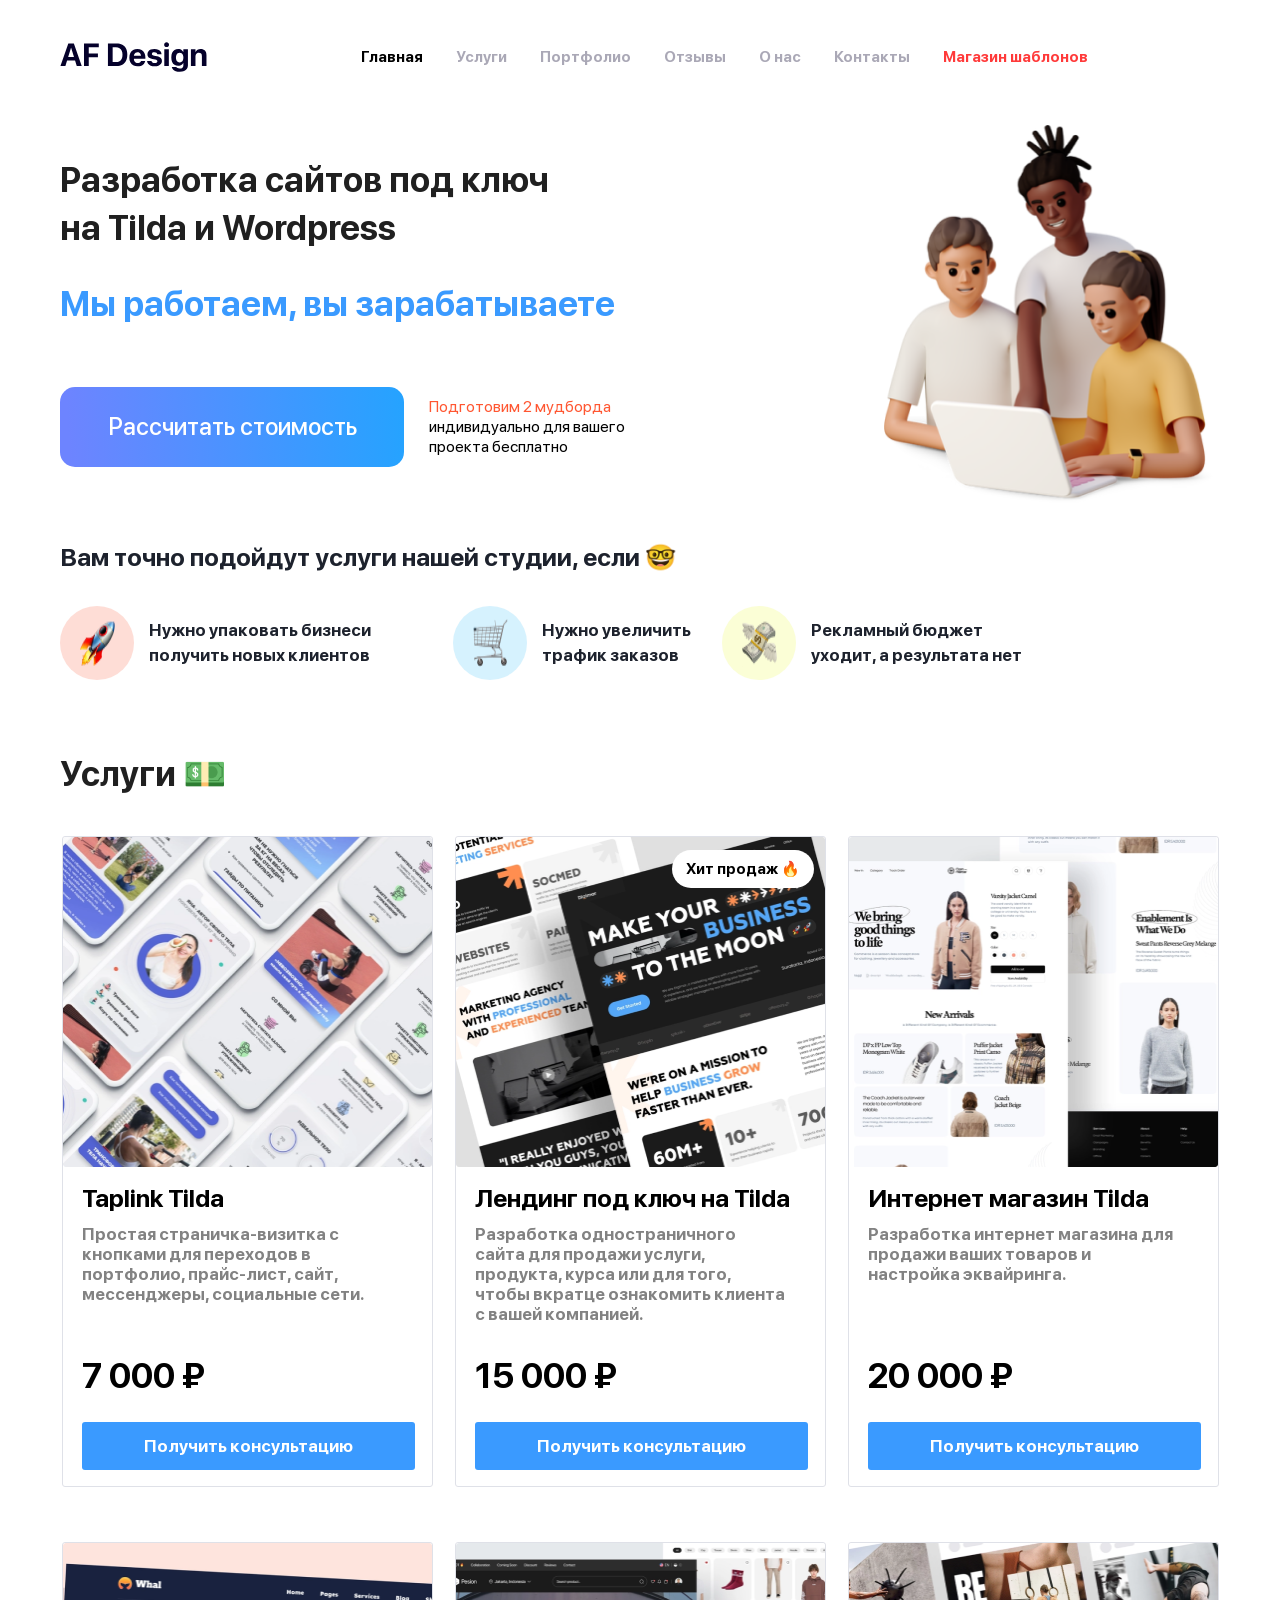
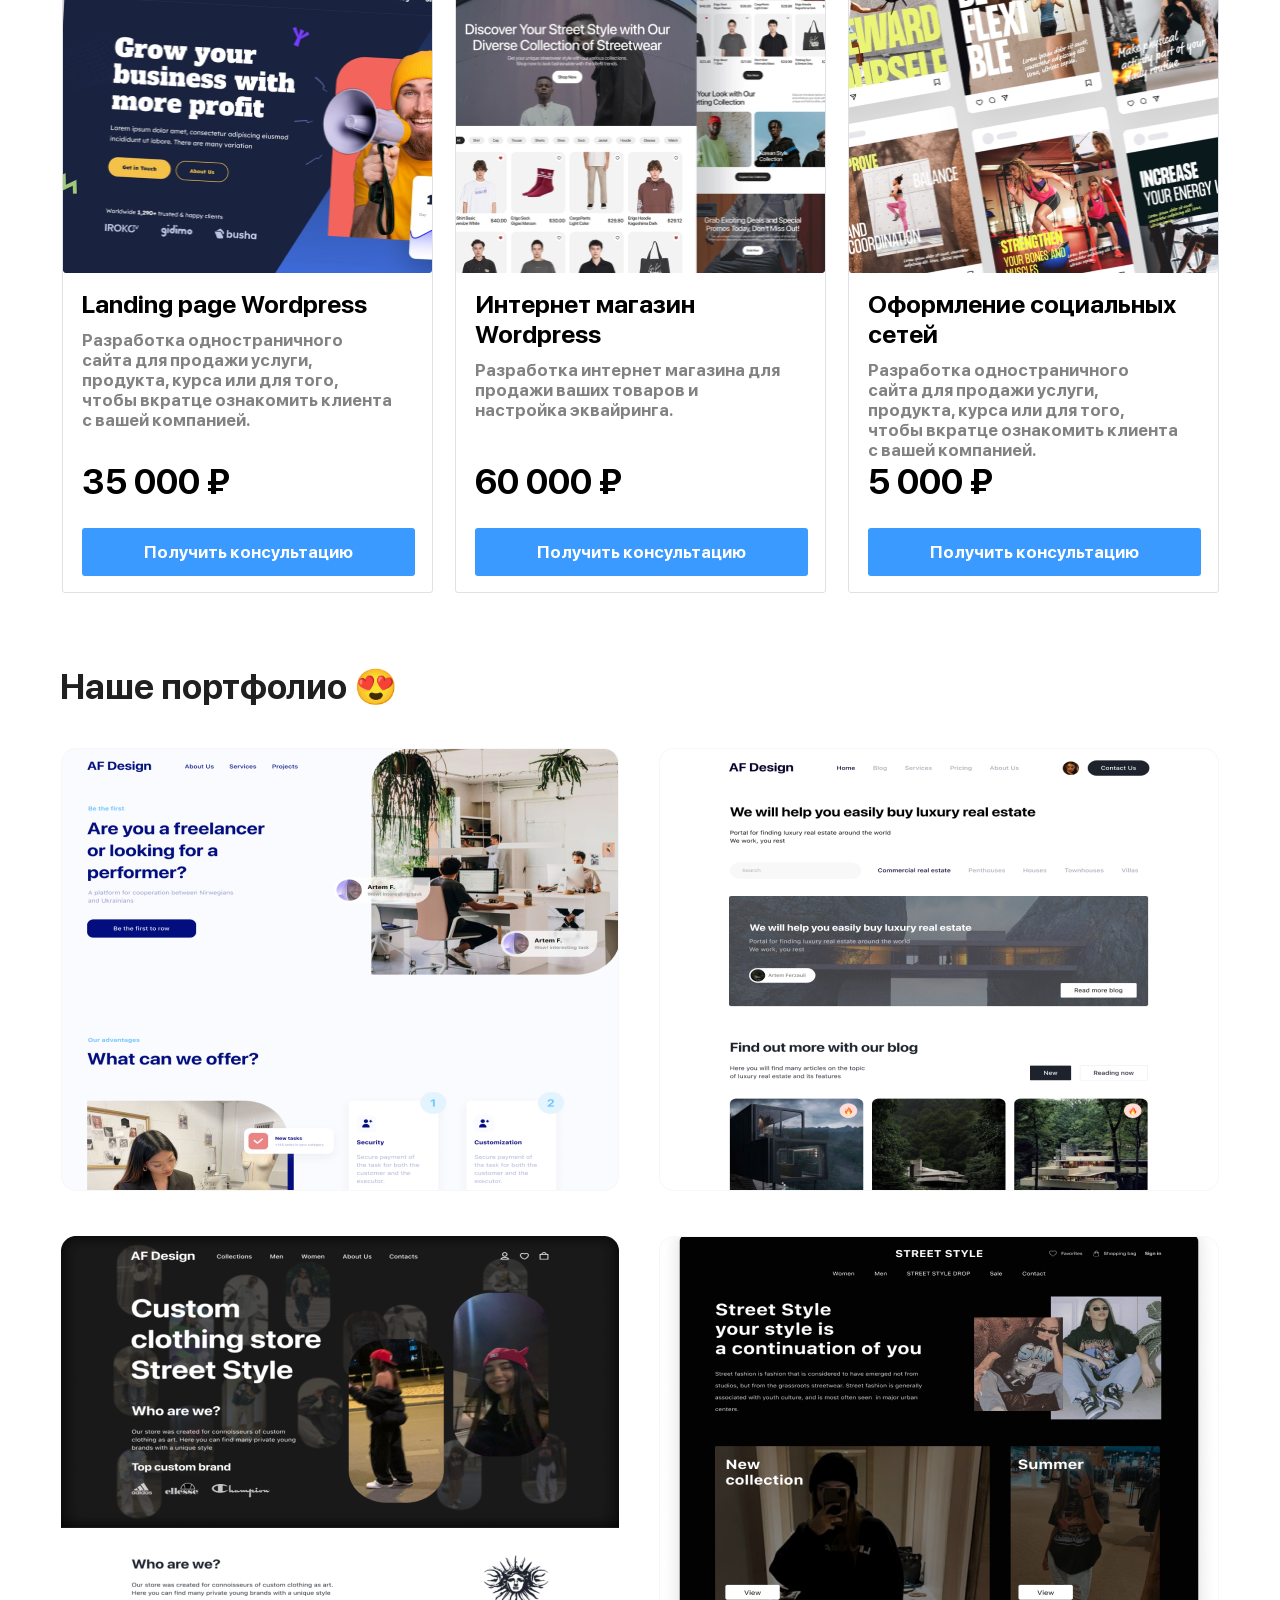
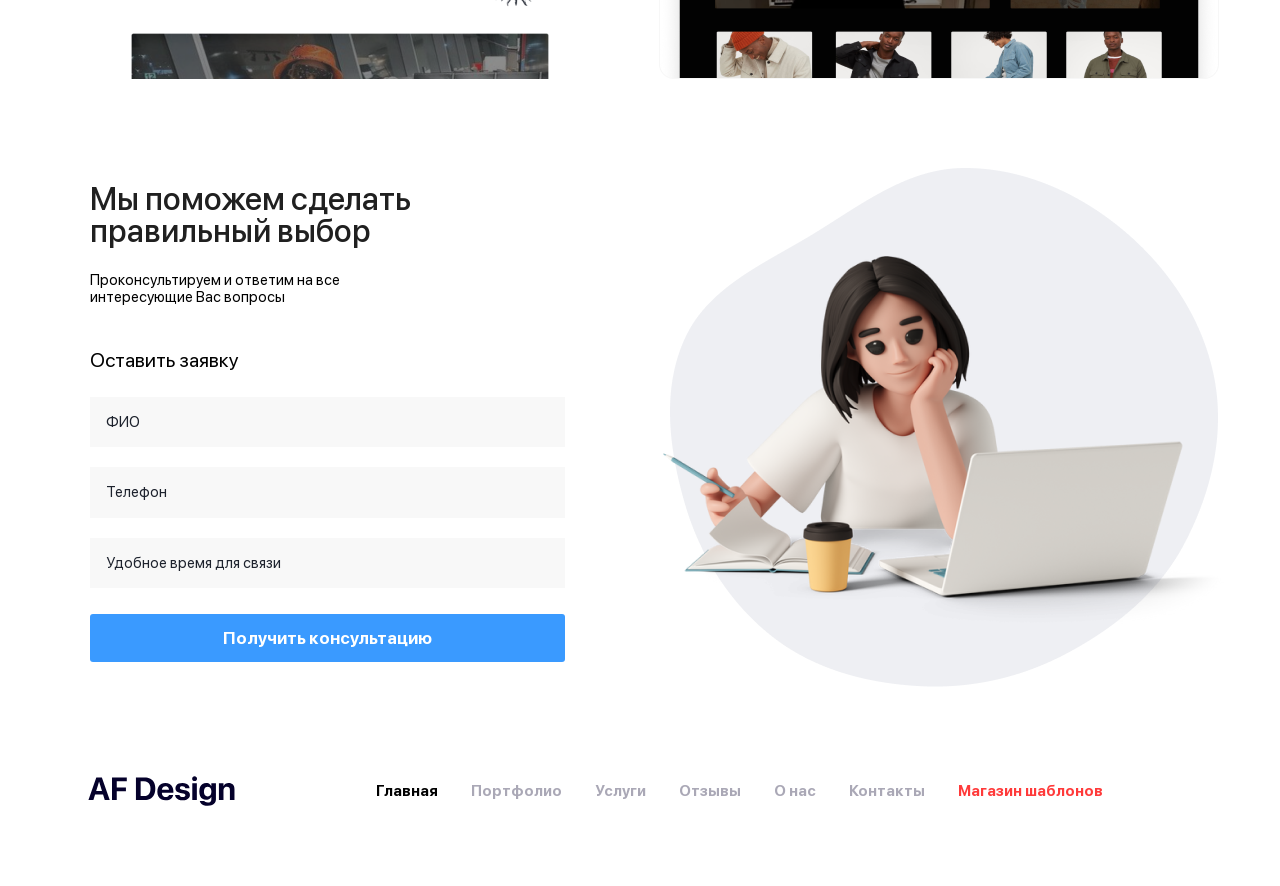
<file: index.html>
<!DOCTYPE html>
<html lang="en">

<head>
  <meta charset="UTF-8">
  <meta http-equiv="X-UA-Compatible" content="IE=edge">
  <meta name="viewport" content="width=device-width, initial-scale=1.0">

  <link href="css/normalize.css" rel="stylesheet">
  <link href="css/style.min.css" rel="stylesheet">


  <title>AF Design</title>
</head>

<body>
  <span id="main"></span>
  <header class="header fixed-top">
    <div class="container header__container">

      <div class="header__nav-wrap">

        <a class="header__logo-link" href="#">
          <img class="header__logo" src="icons/AF Design.svg" alt="logo">
        </a>
        <button class="header__burger" type="button">
          <span class="header__burger-line"></span>
          <span class="header__burger-line"></span>
          <!-- <span class="header__burger-line"></span> -->
          <span class="header__burger-line"></span>
        </button>

        <nav class="header__nav nav">
          <ul class="nav__list">
            <li class="nav__item">
              <a class="nav__item-link" href="#main">Главная</a>
            </li>
            <li class="nav__item">
              <a class="nav__item-link" href="#service">Услуги</a>
            </li>
            <li class="nav__item">
              <a class="nav__item-link" href="#portfolio">Портфолио</a>
            </li>
            <li class="nav__item">
              <a class="nav__item-link" href="#">Отзывы</a>
            </li>
            <li class="nav__item">
              <a class="nav__item-link" href="#">О нас</a>
            </li>
            <li class="nav__item">
              <a class="nav__item-link" href="#form">Контакты</a>
            </li>
            <li class="nav__item">
              <a class="nav__item-link" href="#">Магазин шаблонов</a>
            </li>
          </ul>
        </nav>

      </div>

    </div>
  </header>

  <section class="hero" id="hero">
    <div class="container container-hero">
      <div class="hero__left">
        <h1 class="section-title hero__title title-reset">Разработка сайтов под ключ на Tilda и Wordpress</h1>

        <div class="section-title hero__subtitle">Мы работаем, вы зарабатываете</div>

        <div class="hero__btn-wrap">
          <button class="btn hero__btn">Рассчитать стоимость</button>

          <div class="hero__btn-text"><span>Подготовим 2 мудборда</span>
            индивидуально для вашего проекта бесплатно</div>
        </div>
      </div>

      <div class="hero__right hero__img"></div>

    </div>
  </section>

  <section class="reason" id="reason">
    <div class="container">
      <h2 class="reason__title title-reset">Вам точно подойдут услуги нашей студии, если 🤓</h2>

      <ul class="reason__list list-reset">
        <li class="reason__item">
          <div class="reason__img-block"></div>
          <div class="reason__descr">Нужно упаковать бизнеси получить новых клиентов</div>
        </li>
        <li class="reason__item">
          <div class="reason__img-block"></div>
          <div class="reason__descr">Нужно увеличить трафик заказов</div>
        </li>
        <li class="reason__item">
          <div class="reason__img-block"></div>
          <div class="reason__descr">Рекламный бюджет уходит, а результата нет</div>
        </li>
      </ul>

    </div>
  </section>

  <section class="service" id="service">
    <div class="container">
      <h2 class="section-title service__title title-reset">Услуги 💵</h2>

      <ul class="service__list list-reset">
        <li class="service__item">

          <div class="service__item-top">
            <img class="service__item-img" src="img/service/taplink.png" alt="taplink">
          </div>

          <div class="service__item-bottom">
            <h3 class="service__item-title title-reset">Taplink Tilda</h3>
            <p class="service__item-text descr-reset">Простая страничка-визитка с кнопками для переходов в портфолио, прайс-лист, сайт, мессенджеры, социальные сети.
            </p>
            <span class="service__item-price">7 000 ₽ </span>
            <button class="btn service__btn">Получить консультацию</button>
          </div>



        </li>
        <li class="service__item">

          <div class="service__item-top">
            <img class="service__item-img" src="img/service/landing-tilda.png" alt="landing-tilda">
            <span class="service__hit">Хит продаж 🔥</span>

          </div>


          <div class="service__item-bottom">
            <h3 class="service__item-title title-reset">Лендинг под ключ на Tilda</h3>
            <p class="service__item-text descr-reset">Разработка одностраничного сайта для продажи услуги, продукта, курса или для того, чтобы вкратце ознакомить клиента с вашей компанией.</p>
            <span class="service__item-price">15 000 ₽ </span>
            <button class="btn service__btn">Получить консультацию</button>
          </div>


        </li>
        <li class="service__item">

          <div class="service__item-top">
            <img class="service__item-img" src="img/service/eshop-tilda.png" alt="eshop-tilda">
          </div>


          <div class="service__item-bottom">
            <h3 class="service__item-title title-reset">Интернет магазин Tilda</h3>
            <p class="service__item-text descr-reset">Разработка интернет магазина для продажи ваших товаров и настройка эквайринга.</p>
            <span class="service__item-price">20 000 ₽ </span>
            <button class="btn service__btn">Получить консультацию</button>
          </div>


        </li>
        <li class="service__item">

          <div class="service__item-top">
            <img class="service__item-img" src="img/service/landing-wordpress.png" alt="landing-wordpress">
          </div>


          <div class="service__item-bottom">
            <h3 class="service__item-title title-reset">Landing page Wordpress</h3>
            <p class="service__item-text descr-reset">Разработка одностраничного сайта для продажи услуги, продукта, курса или для того, чтобы вкратце ознакомить клиента с вашей компанией.</p>
            <span class="service__item-price">35 000 ₽ </span>
            <button class="btn service__btn">Получить консультацию</button>
          </div>


        </li>
        <li class="service__item">

          <div class="service__item-top">
            <img class="service__item-img" src="img/service/eshop-wordpress.png" alt="eshop-wordpress">
          </div>


          <div class="service__item-bottom">
            <h3 class="service__item-title title-reset">Интернет магазин Wordpress</h3>
            <p class="service__item-text descr-reset">Разработка интернет магазина для продажи ваших товаров и настройка эквайринга.</p>
            <span class="service__item-price">60 000 ₽ </span>
            <button class="btn service__btn">Получить консультацию</button>
          </div>


        </li>
        <li class="service__item">

          <div class="service__item-top">
            <img class="service__item-img" src="img/service/social.png" alt="social">
          </div>


          <div class="service__item-bottom">
            <h3 class="service__item-title title-reset">Оформление социальных сетей</h3>
            <p class="service__item-text descr-reset">Разработка одностраничного сайта для продажи услуги, продукта, курса или для того, чтобы вкратце ознакомить клиента с вашей компанией.</p>
            <span class="service__item-price">5 000 ₽ </span>
            <button class="btn service__btn">Получить консультацию</button>
          </div>
        </li>
      </ul>
    </div>
  </section>

  <section class="portfolio" id="portfolio">
    <div class="container">
      <h2 class="section-title portfolio__title title-reset">Наше портфолио 😍</h2>
      <ul class="portfolio__list list-reset">
        <li class="portfolio__item">
          <img class="portfolio__img" src="img/portfolio/portfolio-1.png" alt="portfolio-card">
        </li>
        <li class="portfolio__item">
          <img class="portfolio__img" src="img/portfolio/portfolio-2.png" alt="portfolio-card">
        </li>
        <li class="portfolio__item">
          <img class="portfolio__img" src="img/portfolio/portfolio-3.png" alt="portfolio-card">
        </li>
        <li class="portfolio__item">
          <img class="portfolio__img" src="img/portfolio/portfolio-4.png" alt="portfolio-card">
        </li>
      </ul>
    </div>
  </section>

  <section class="form" id="form">
    <div class="container form-container">
      <div class="form__left">
        <h2 class="section-title form__title title-reset">Мы поможем сделать правильный выбор</h2>
        <h3 class="form__subtitle title-reset">
          Проконсультируем и ответим на все интересующие Вас вопросы
        </h3>

        <h3 class="form__wrap-name title-reset">
          Оставить заявку
        </h3>

        <form action="https://jsonplaceholder.typicode.com/posts" method="POST">

          <ul class="form__list list-reset">
            <li class="form__item">
              <input class="form__inputs" type="text" placeholder="ФИО" name="ФИО">
            </li>

            <li class="form__item">
              <input class="form__inputs" type="tel" placeholder="Телефон" name="Телефон">
            </li>

            <li class="form__item">
              <input class="form__inputs" type="text" placeholder="Удобное время для связи" name="Удобное время для связи">
            </li>
          </ul>

          <button class="btn form__btn">Получить консультацию</button>
        </form>

      </div>
      <div class="form__right form__img"></div>

    </div>
  </section>

  <footer class="footer" >
    <div class="container">
      <div class="header__nav-wrap footer__nav-wrap">

        <a class="header__logo-link footer__logo-link" href="#">
          <img class="header__logo" src="icons/AF Design.svg" alt="logo">
        </a>


        <nav class="header__nav nav">
          <ul class="nav__list">
            <li class="nav__item">
              <a class="nav__item-link" href="#main">Главная</a>
            </li>
            <li class="nav__item">
              <a class="nav__item-link" href="#portfolio">Портфолио</a>
            </li>
            <li class="nav__item">
              <a class="nav__item-link" href="#service">Услуги</a>
            </li>
            <li class="nav__item">
              <a class="nav__item-link" href="#">Отзывы</a>
            </li>
            <li class="nav__item">
              <a class="nav__item-link" href="#">О нас</a>
            </li>
            <li class="nav__item">
              <a class="nav__item-link" href="#form">Контакты</a>
            </li>
            <li class="nav__item">
              <a class="nav__item-link" href="#">Магазин шаблонов</a>
            </li>
          </ul>
        </nav>

      </div>

    </div>
  </footer>




  <!-- JS -->
  <script src="js/burger.js"></script>
  <script src="js/scroll.js"></script>
</body>

</html>
</file>
<file: css/style.min.css>
@font-face{font-family:"SFProDisplay";src:local("SFProDisplay Regular"),local("SFProDisplayRegular"),url("../fonts/SFProDisplayRegular.woff2") format("woff2"),url("../fonts/SFProDisplayRegular.woff") format("woff");font-weight:400;font-style:normal;font-display:swap}@font-face{font-family:"SFProDisplay";src:local("SFProDisplay Medium"),local("SFProDisplayMedium"),url("../fonts/SFProDisplayMedium.woff2") format("woff2"),url("../fonts/SFProDisplayMedium.woff") format("woff");font-weight:500;font-style:normal;font-display:swap}@font-face{font-family:"SFProDisplay";src:local("SFProDisplay Bold"),local("SFProDisplayBold"),url("../fonts/SFProDisplayBold.woff2") format("woff2"),url("../fonts/SFProDisplayBold.woff") format("woff");font-weight:700;font-style:normal;font-display:swap}html{-webkit-box-sizing:border-box;box-sizing:border-box}*{-webkit-box-sizing:inherit;box-sizing:inherit}*::before,*::after{-webkit-box-sizing:inherit;box-sizing:inherit}a{color:inherit;text-decoration:none}img,svg{max-width:100%}body{font-family:"SFProDisplay",sans-serif;font-weight:510;min-width:320px}.container{max-width:1190px;padding:0 15px;margin:0 auto}.title-reset{margin:0;padding:0}.descr-reset{margin:0;padding:0}.list-reset{margin:0;padding:0;list-style:none}.nav__list{padding:0;margin:0}.nav__item{list-style:none;padding:0;margin:0}.section-title{font-weight:700;font-size:35px;line-height:48px;color:#202020}.btn{position:relative;display:inline-block;cursor:pointer;color:#fff;outline:none;border:none;background-color:#3a9aff;border-radius:3px;font-weight:510;font-size:17px;line-height:20px;z-index:10;-webkit-transition:outline .3s ease-in-out,background-color .3s ease-in-out;transition:outline .3s ease-in-out,background-color .3s ease-in-out}.btn:focus{outline:2px solid #3b32d4}.btn:hover{background-color:#2272c7}.btn:active{outline:2px solid #4543cf}.header__burger{display:none;position:relative;padding:0;width:40px;height:40px;background-color:#fff;border-radius:9px;border:1px solid #fff;cursor:pointer;color:#000}.header__burger-line{position:absolute;left:50%;width:100%;height:3px;border-radius:inherit;background:currentColor;-webkit-transform-origin:center;transform-origin:center;-webkit-transform:translateX(-50%);transform:translateX(-50%)}.header__burger-line:nth-child(1){top:25%;-webkit-transform-origin:center;transform-origin:center;-webkit-transition:left .3s ease-in-out,top .3s ease-in-out,-webkit-transform .3s ease-in-out;transition:left .3s ease-in-out,top .3s ease-in-out,-webkit-transform .3s ease-in-out;transition:transform .3s ease-in-out,left .3s ease-in-out,top .3s ease-in-out;transition:transform .3s ease-in-out,left .3s ease-in-out,top .3s ease-in-out,-webkit-transform .3s ease-in-out}.header__burger-line:nth-child(2){top:50%;width:70%;left:inherit;right:0;-webkit-transform:translateY(-50%);transform:translateY(-50%);-webkit-transform-origin:center;transform-origin:center;-webkit-transition:opacity .3s ease-in-out;transition:opacity .3s ease-in-out}.header__burger-line:nth-child(3){bottom:25%;-webkit-transform-origin:center;transform-origin:center;-webkit-transition:left .3s ease-in-out,top .3s ease-in-out,-webkit-transform .3s ease-in-out;transition:left .3s ease-in-out,top .3s ease-in-out,-webkit-transform .3s ease-in-out;transition:transform .3s ease-in-out,left .3s ease-in-out,top .3s ease-in-out;transition:transform .3s ease-in-out,left .3s ease-in-out,top .3s ease-in-out,-webkit-transform .3s ease-in-out}.burger--active .header__burger-line:nth-child(1){left:15%;left:0;top:50%;-webkit-transform:rotate(45deg);transform:rotate(45deg);-webkit-transform-origin:center;transform-origin:center;-webkit-transition:left .3s ease-in-out,top .3s ease-in-out,-webkit-transform .3s ease-in-out;transition:left .3s ease-in-out,top .3s ease-in-out,-webkit-transform .3s ease-in-out;transition:transform .3s ease-in-out,left .3s ease-in-out,top .3s ease-in-out;transition:transform .3s ease-in-out,left .3s ease-in-out,top .3s ease-in-out,-webkit-transform .3s ease-in-out}.burger--active .header__burger-line:nth-child(2){opacity:0;-webkit-transform-origin:center;transform-origin:center;-webkit-transition:opacity .3s ease-in-out;transition:opacity .3s ease-in-out}.burger--active .header__burger-line:nth-child(3){bottom:auto;left:15%;left:0;top:50%;-webkit-transform:rotate(-45deg);transform:rotate(-45deg);-webkit-transform-origin:center;transform-origin:center;-webkit-transition:left .3s ease-in-out,top .3s ease-in-out,-webkit-transform .3s ease-in-out;transition:left .3s ease-in-out,top .3s ease-in-out,-webkit-transform .3s ease-in-out;transition:transform .3s ease-in-out,left .3s ease-in-out,top .3s ease-in-out;transition:transform .3s ease-in-out,left .3s ease-in-out,top .3s ease-in-out,-webkit-transform .3s ease-in-out}.header{padding-top:42px;padding-bottom:21px;background-color:#fff}.header__nav-wrap{display:-webkit-box;display:-ms-flexbox;display:flex;-webkit-box-align:center;-ms-flex-align:center;align-items:center}.header__logo-link{position:relative;display:-webkit-box;display:-ms-flexbox;display:flex;outline:none;margin-right:154px;z-index:110}.nav__list{display:-webkit-box;display:-ms-flexbox;display:flex}.nav__item:not(:last-child){margin-right:33px}.nav__item-link{position:relative;font-size:15px;font-weight:510;line-height:18px;color:#aaa8b6;outline:none}.nav__item:first-child .nav__item-link{color:#000}.nav__item:last-child .nav__item-link{color:#ff3a3a}.nav__item-link::after{content:" ";position:absolute;width:100%;height:2px;left:0;bottom:-7px;background-color:#aaa8b6;-webkit-transform:scaleX(0);transform:scaleX(0);-webkit-transition:background-color .3s ease-in-out,-webkit-transform .3s ease-in-out;transition:background-color .3s ease-in-out,-webkit-transform .3s ease-in-out;transition:transform .3s ease-in-out,background-color .3s ease-in-out;transition:transform .3s ease-in-out,background-color .3s ease-in-out,-webkit-transform .3s ease-in-out}.nav__item-link:focus::after{-webkit-transform:scaleX(100%);transform:scaleX(100%)}.nav__item-link:hover::after{-webkit-transform:scaleX(100%);transform:scaleX(100%)}.nav__item-link:active::after{-webkit-transform:scaleX(100%);transform:scaleX(100%);background-color:#ff3a3a}.fixed-top{position:fixed;top:0;right:0;left:0;z-index:1030}@media(max-width: 1024px){.header__logo-link{margin-right:0}.header__nav-wrap{-webkit-box-pack:justify;-ms-flex-pack:justify;justify-content:space-between}}@media(max-width: 900px){.header__burger{display:block;z-index:110}.header__nav{position:absolute;right:0;top:0;width:100%;height:100vh;display:-webkit-box;display:-ms-flexbox;display:flex;-webkit-box-pack:center;-ms-flex-pack:center;justify-content:center;padding:30px;padding-top:150px;background-color:#fff;-webkit-box-shadow:0 0 25px #888;box-shadow:0 0 25px #888;overflow-y:auto;-webkit-transform:translateY(-120%);transform:translateY(-120%);visibility:hidden;z-index:100;-webkit-transition:-webkit-transform .3s ease-in-out;transition:-webkit-transform .3s ease-in-out;transition:transform .3s ease-in-out;transition:transform .3s ease-in-out, -webkit-transform .3s ease-in-out}.header__nav .nav__list{-webkit-box-orient:vertical;-webkit-box-direction:normal;-ms-flex-direction:column;flex-direction:column;-webkit-box-pack:start;-ms-flex-pack:start;justify-content:flex-start;text-align:center}.header__nav--active{visibility:visible;opacity:1;-webkit-transform:none;transform:none}.stop-scroll{overflow:hidden}.nav__item{margin-right:0}.nav__item:not(:last-child){margin-right:0;margin-bottom:50px}.header__burger{display:block}}.hero{padding-top:125px;padding-bottom:13px}.container-hero{display:-webkit-box;display:-ms-flexbox;display:flex}.hero__img{background-image:url("../img/hero-img.png");background-position:center right;background-size:contain;background-repeat:no-repeat}.hero__left{width:60%}.hero__right{width:100%}.hero__title{max-width:500px;padding-top:31px;margin-bottom:28px}.hero__subtitle{margin-bottom:59px;line-height:48px;color:#3a9aff}.hero__btn-wrap{width:100%;display:-webkit-box;display:-ms-flexbox;display:flex;-webkit-box-align:center;-ms-flex-align:center;align-items:center;margin-bottom:38px}.hero__btn{display:block;width:344px;min-height:80px;padding:28px 40px;margin-right:25px;background:linear-gradient(266.96deg, #25A3FF 0%, #6D84FF 97.16%);border:none;border-radius:15px;text-align:center;font-weight:500;font-size:24px;line-height:24px;color:#fff;outline:none}.hero__btn::before{content:"";display:block;opacity:0;position:absolute;top:0;left:0;width:100%;height:100%;background:linear-gradient(266.96deg, #25A3FF 0%, #6D84FF 1.16%);border-radius:15px;-webkit-transition:opacity .5s ease-in-out;transition:opacity .5s ease-in-out;z-index:-1000}.hero__btn:hover::before{opacity:1}.hero__btn-text{width:232px;min-height:60px;font-weight:400;font-size:16px;line-height:20px}.hero__btn-text span{color:#ff5631}@media(max-width: 800px){.hero__right{display:none}.container-hero{-webkit-box-pack:center;-ms-flex-pack:center;justify-content:center}.hero__left{width:100%;text-align:center}.hero__title{max-width:100%}.hero__btn-wrap{-webkit-box-pack:center;-ms-flex-pack:center;justify-content:center}}@media(max-width: 600px){.hero__btn-text{display:none}.section-title{font-size:25px}.hero__title{margin-bottom:10px}.hero__subtitle{margin-bottom:28px}.hero__btn{margin-right:0;width:100%}}@media(max-width: 428px){.hero__subtitle{font-size:20px}.hero__btn-wrap{margin-bottom:0}}.reason{padding-top:15px;padding-bottom:35px}.reason__title{margin-bottom:25px;font-weight:700;font-size:25px;line-height:48px;color:#1d222d}.reason__list{display:-webkit-box;display:-ms-flexbox;display:flex;-webkit-box-align:center;-ms-flex-align:center;align-items:center;-ms-flex-wrap:wrap;flex-wrap:wrap}.reason__item{display:-webkit-box;display:-ms-flexbox;display:flex;-webkit-box-pack:center;-ms-flex-pack:center;justify-content:center;-webkit-box-align:center;-ms-flex-align:center;align-items:center}.reason__item:not(:last-child){margin-right:54px}.reason__item:nth-child(2){margin-right:20px}.reason__item:nth-child(1) .reason__img-block{background-image:url(../icons/reasons/reasons-1.png);background-color:#feddd6}.reason__item:nth-child(2) .reason__img-block{background-image:url(../icons/reasons/reasons-2.png);background-color:#d6f2fe}.reason__item:nth-child(3) .reason__img-block{background-image:url(../icons/reasons/reasons-3.png);background-color:#fbfed6}.reason__img-block{width:74px;height:74px;padding:13px 20px;margin-right:15px;border-radius:100%;background-position:center center;background-size:35px 48px;background-repeat:no-repeat}.reason__descr{max-width:250px;font-weight:700;font-size:17px;line-height:25px;color:#1d222d}.reason__item:nth-child(1) .reason__descr{max-width:250px}.reason__item:nth-child(2) .reason__descr{max-width:160px}.reason__item:nth-child(3) .reason__descr{max-width:220px}@media(max-width: 1024px){.reason__item{margin-bottom:10px}}@media(max-width: 800px){.reason{padding-bottom:20px}.reason__title{text-align:center}.reason__list{width:350px;-webkit-box-pack:start;-ms-flex-pack:start;justify-content:flex-start;margin:0 auto}.reason__item:not(:last-child){margin-right:0}.reason__item{margin-bottom:15px}.reason__descr{max-width:200px}}@media(max-width: 428px){.reason__title{font-size:20px;line-height:30px;text-align:center}.reason__item:nth-child(1) .reason__descr{max-width:200px}.reason__descr{font-size:15px}.reason__list{-webkit-box-pack:center;-ms-flex-pack:center;justify-content:center}.reason__item:not(:last-child){margin-right:0}.reason__item:nth-child(1) .reason__descr{max-width:200px}.reason__item:nth-child(2) .reason__descr{max-width:200px}.reason__item:nth-child(3) .reason__descr{max-width:200px}.reason__item{margin-bottom:15px}}.service{padding-top:35px;padding-bottom:35px}.service__title{margin-bottom:38px}.service__list{display:-webkit-box;display:-ms-flexbox;display:flex;-webkit-box-pack:center;-ms-flex-pack:center;justify-content:center;-ms-flex-wrap:wrap;flex-wrap:wrap;gap:55px 22px}.service__item{display:-webkit-box;display:-ms-flexbox;display:flex;-webkit-box-orient:vertical;-webkit-box-direction:normal;-ms-flex-direction:column;flex-direction:column;width:371px;min-height:651px;background:#fff;border:1px solid #dfe1e8;border-radius:3px}.service__item-top{-webkit-box-flex:0;-ms-flex:0 0 330px;flex:0 0 330px;position:relative;overflow:hidden}.service__item-bottom{display:-webkit-box;display:-ms-flexbox;display:flex;-webkit-box-orient:vertical;-webkit-box-direction:normal;-ms-flex-direction:column;flex-direction:column;-webkit-box-flex:1;-ms-flex:1 0 auto;flex:1 0 auto;padding:16px 19px}.service__item-img{display:block;height:100%;width:100%}.service__item-decsr{height:50%;padding:16px 19px}.service__item-title{margin-bottom:11px;font-weight:700;font-size:25px;line-height:30px;color:#000}.service__item-text{max-width:310px;font-weight:510;font-size:17px;line-height:20px;color:#828282}.service__item-price{display:block;margin-bottom:25px;margin-top:auto;font-weight:510;font-size:35px;line-height:42px;color:#000}.service__btn{padding:14px 31px;width:333px;min-height:48px;background:#3a9aff;border-radius:3px;border:none}.service__hit{position:absolute;top:13px;right:11px;min-width:137px;height:38px;padding:10px 14px;background:#fff;border-radius:33.3333px;font-weight:510;font-size:15px;line-height:18px;text-align:center;color:#000}@media(max-width: 800px){.service{padding-top:20px}.service__item{min-height:640px}}@media(max-width: 600px){.service__title{text-align:center}.service__item-text{font-size:15px}.service__item-title{font-size:20px}.service__item-price{font-size:30px}}@media(max-width: 428px){.service__item{max-width:300px;min-height:0}.service__btn{max-width:100%;margin:0 auto;font-weight:510;font-size:15px}.service__item-top{-webkit-box-flex:0;-ms-flex:0 0 255px;flex:0 0 255px}.service__item-text{font-weight:510;font-size:15px;margin-bottom:20px}.service__item-price{font-size:25px}}.portfolio{padding-top:35px;padding-bottom:54px}.portfolio__title{margin-bottom:35px}.portfolio__list{display:-webkit-box;display:-ms-flexbox;display:flex;-ms-flex-wrap:wrap;flex-wrap:wrap;-webkit-box-pack:center;-ms-flex-pack:center;justify-content:center;gap:40px}.portfolio__item{overflow:hidden}.portfolio__img{width:100%;height:100%;-o-object-fit:contain;object-fit:contain}@media(max-width: 800px){.portfolio__item{max-width:400px}}@media(max-width: 600px){.portfolio__title{text-align:center}}.form{padding-top:20px;padding-bottom:35px;padding-left:60px}.form-container{display:-webkit-box;display:-ms-flexbox;display:flex}.form__left{width:40.9482758621%;margin-right:98px;margin-bottom:39px;padding-top:28px}.form__right{width:48.5344827586%;background-position:center 13px;background-size:contain;background-repeat:no-repeat}.form__img{background-image:url(../img/form-img.png)}.form__title{max-width:353px;margin-bottom:25px;font-weight:500;font-size:32px;line-height:32px}.form__subtitle{max-width:289px;margin-bottom:42px;font-weight:400;font-size:15px;line-height:17px}.form__wrap-name{margin-bottom:25px;font-weight:400;font-size:20px;line-height:24px}.form__list{display:-webkit-box;display:-ms-flexbox;display:flex;-webkit-box-orient:vertical;-webkit-box-direction:normal;-ms-flex-direction:column;flex-direction:column;margin-bottom:26px}.form__item:not(:last-child){margin-bottom:20px}.form__inputs{width:100%;min-height:50px;padding:16px;border:none;background:#f8f8f8;-webkit-transition:background-color .3s ease-in-out,outline .3s ease-in-out;transition:background-color .3s ease-in-out,outline .3s ease-in-out}.form__inputs:focus-visible{background-color:#eae9e9;outline:0}.form__inputs:hover{background-color:#eae9e9;outline:0}.form__inputs:active{background-color:#eae9e9;outline:0}.form__inputs::-webkit-input-placeholder{font-weight:400;font-size:15px;line-height:18px;color:#1d222d}.form__inputs::-moz-placeholder{font-weight:400;font-size:15px;line-height:18px;color:#1d222d}.form__inputs:-ms-input-placeholder{font-weight:400;font-size:15px;line-height:18px;color:#1d222d}.form__inputs::-ms-input-placeholder{font-weight:400;font-size:15px;line-height:18px;color:#1d222d}.form__inputs::placeholder{font-weight:400;font-size:15px;line-height:18px;color:#1d222d}.form__btn{width:100%;height:48px}@media(max-width: 1024px){.form{padding-left:0}.form__left{width:60%;margin-right:0;margin:0 auto}.form__right{display:none}}@media(max-width: 800px){.form{padding-top:24px}}@media(max-width: 600px){.form__left{width:100%}.form__title{font-size:25px}}@media(max-width: 428px){.form__left{width:100%}}.footer{padding-top:40px;padding-left:55px;padding-bottom:40px;margin-bottom:40px}.footer__logo-link{margin-right:0;margin-right:141px}@media(max-width: 1024px){.footer__logo-link{margin-right:0}}@media(max-width: 900px){.footer{display:none}}/*# sourceMappingURL=style.min.css.map */
</file>
